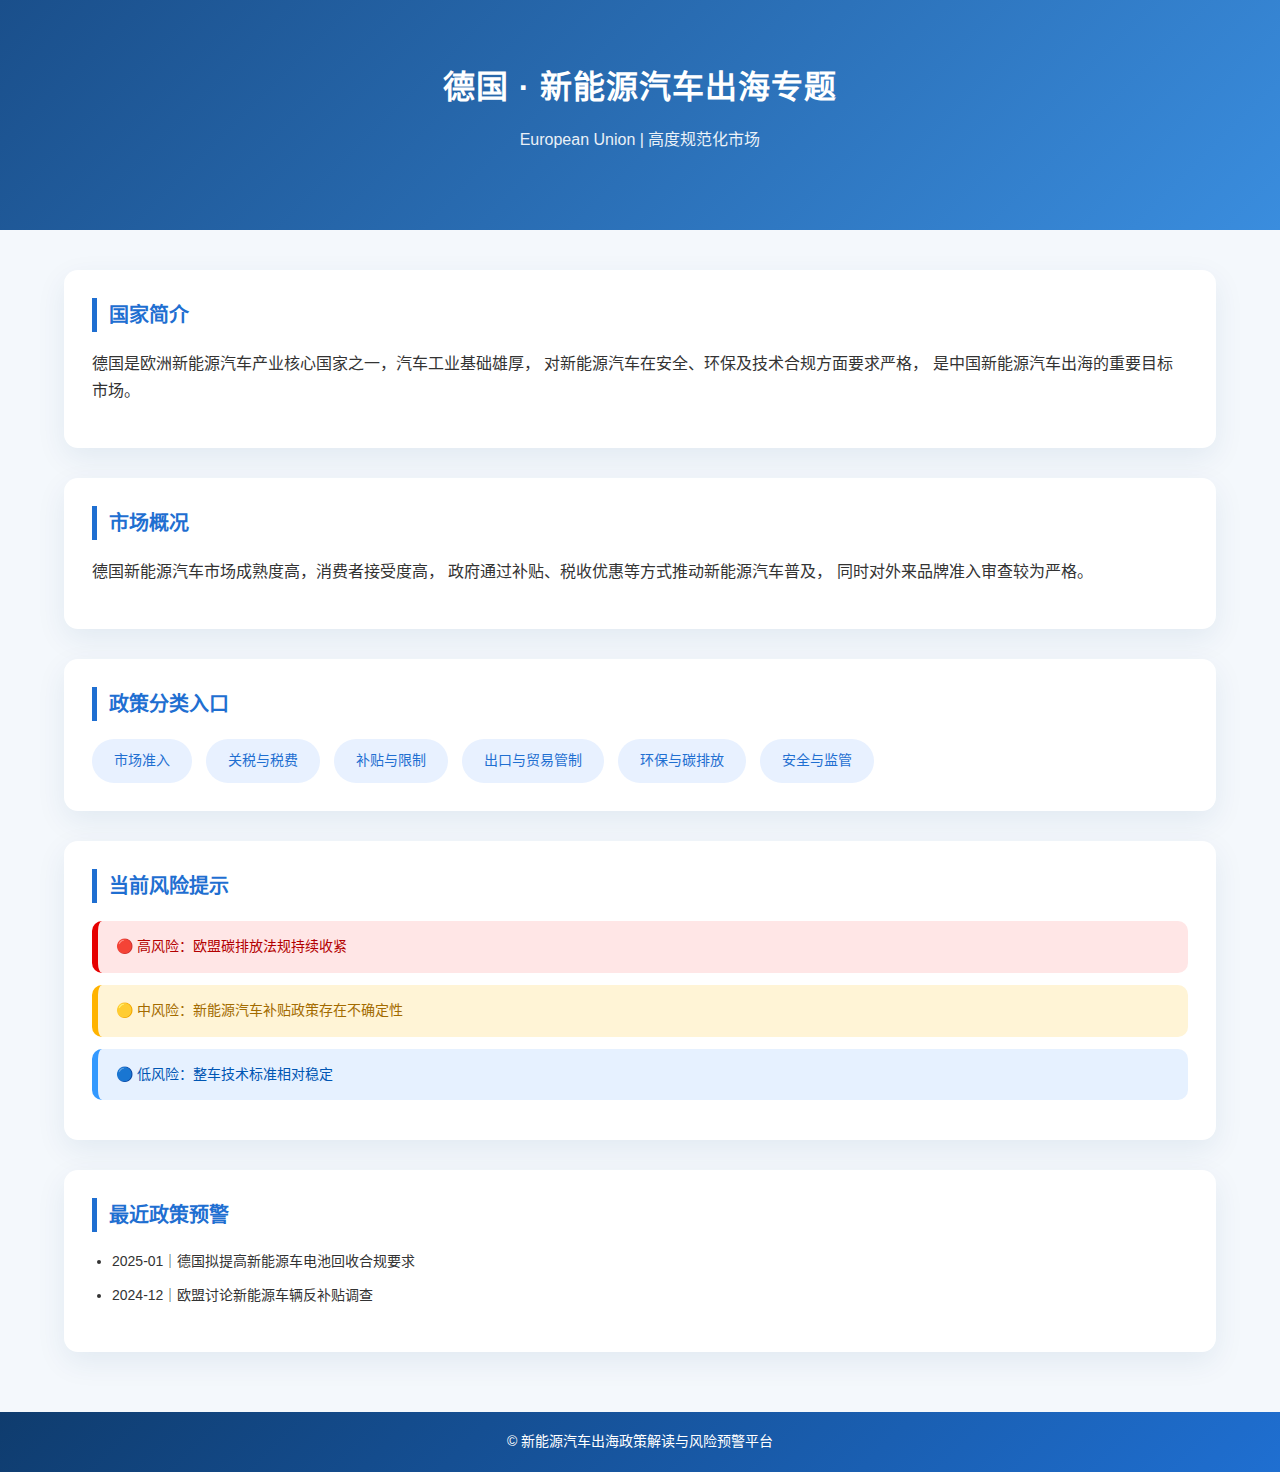
<file: brazil.html>
<!DOCTYPE html>
<html lang="zh-CN">
<head>
  <meta charset="utf-8">
  <title>德国｜国家专题</title>
  <link rel="stylesheet" href="css/style.css">
</head>
<body>

<!-- 页头 -->
<div class="header country">
  <h1>德国 · 新能源汽车出海专题</h1>
  <p>European Union | 高度规范化市场</p>
</div>

<div class="container">

  <!-- 1️⃣ 国家简介 -->
  <div class="card">
    <div class="section-title">国家简介</div>
    <p class="placeholder">
      德国是欧洲新能源汽车产业核心国家之一，汽车工业基础雄厚，
      对新能源汽车在安全、环保及技术合规方面要求严格，
      是中国新能源汽车出海的重要目标市场。
    </p>
  </div>

  <!-- 2️⃣ 市场概况 -->
  <div class="card">
    <div class="section-title">市场概况</div>
    <p class="placeholder">
      德国新能源汽车市场成熟度高，消费者接受度高，
      政府通过补贴、税收优惠等方式推动新能源汽车普及，
      同时对外来品牌准入审查较为严格。
    </p>
  </div>

  <!-- 3️⃣ 政策分类入口 -->
  <div class="card">
    <div class="section-title">政策分类入口</div>

    <div class="nav-row">
      <a class="button light" href="policy.html#market">市场准入</a>
      <a class="button light" href="policy.html#tariff">关税与税费</a>
      <a class="button light" href="policy.html#subsidy">补贴与限制</a>
      <a class="button light" href="policy.html#export">出口与贸易管制</a>
      <a class="button light" href="policy.html#carbon">环保与碳排放</a>
      <a class="button light" href="policy.html#safety">安全与监管</a>
    </div>
  </div>

  <!-- 4️⃣ 当前风险提示 -->
  <div class="card">
    <div class="section-title">当前风险提示</div>

    <div class="warn red">
      🔴 高风险：欧盟碳排放法规持续收紧
    </div>

    <div class="warn yellow">
      🟡 中风险：新能源汽车补贴政策存在不确定性
    </div>

    <div class="warn blue">
      🔵 低风险：整车技术标准相对稳定
    </div>
  </div>

  <!-- 5️⃣ 最近政策预警 -->
  <div class="card">
    <div class="section-title">最近政策预警</div>
    <ul class="news-list">
      <li>2025-01｜德国拟提高新能源车电池回收合规要求</li>
      <li>2024-12｜欧盟讨论新能源车辆反补贴调查</li>
    </ul>
  </div>

</div>

<div class="footer">
  © 新能源汽车出海政策解读与风险预警平台
</div>

</body>
</html>
</file>
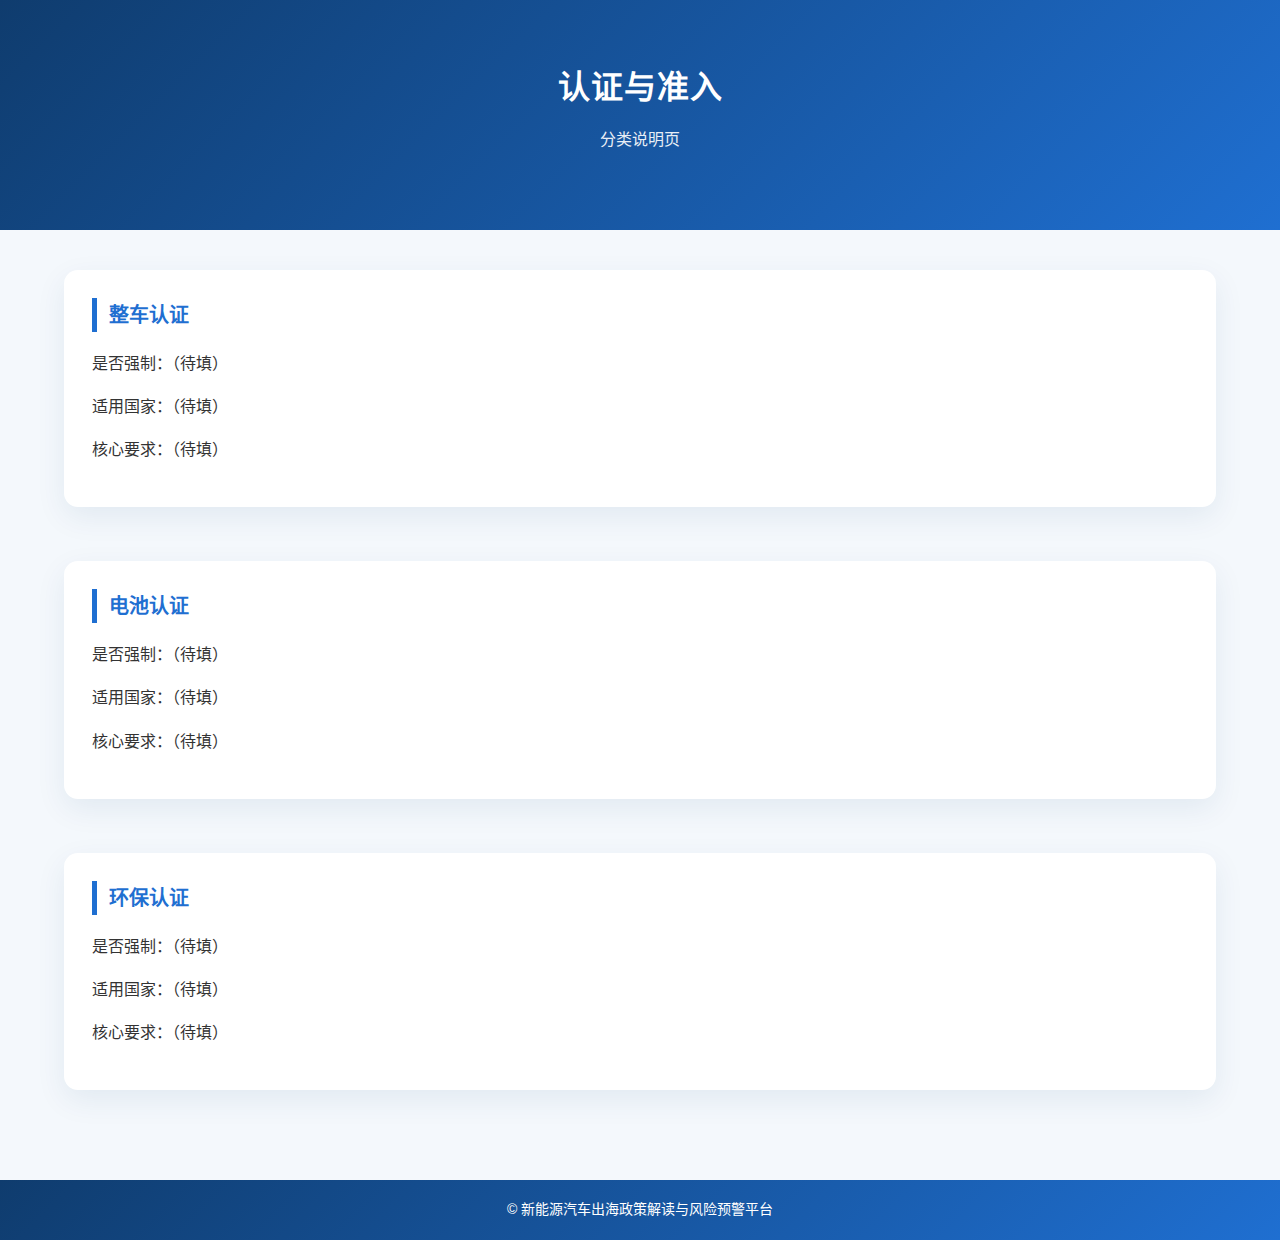
<file: certifications.html>
<!DOCTYPE html><html lang="zh-CN"><head><meta charset="utf-8"><title>认证与准入</title>
<link rel="stylesheet" href="css/style.css"></head>
<body>
<div class="header module"><h1>认证与准入</h1><p>分类说明页</p></div>
<div class="container">
  <div class="grid">
    <div class="card"><div class="section-title">整车认证</div>
      <p class="placeholder">是否强制：（待填）</p><p class="placeholder">适用国家：（待填）</p><p class="placeholder">核心要求：（待填）</p></div>
    <div class="card"><div class="section-title">电池认证</div>
      <p class="placeholder">是否强制：（待填）</p><p class="placeholder">适用国家：（待填）</p><p class="placeholder">核心要求：（待填）</p></div>
    <div class="card"><div class="section-title">环保认证</div>
      <p class="placeholder">是否强制：（待填）</p><p class="placeholder">适用国家：（待填）</p><p class="placeholder">核心要求：（待填）</p></div>
  </div>
</div>
<div class="footer">© 新能源汽车出海政策解读与风险预警平台</div>
</body></html>
</file>
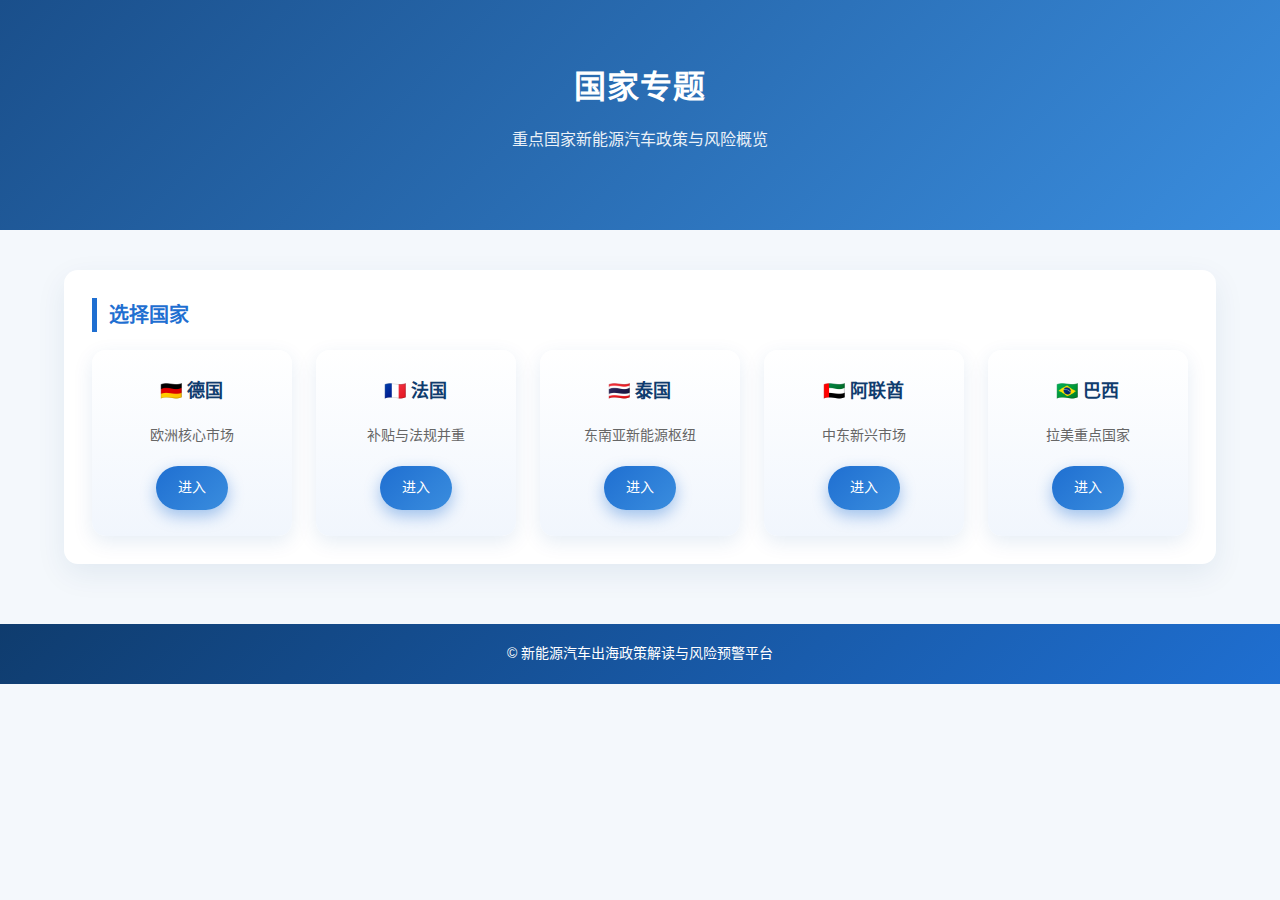
<file: countries.html>
<!DOCTYPE html>
<html lang="zh-CN">
<head>
  <meta charset="utf-8">
  <title>国家专题｜新能源汽车出海</title>
  <link rel="stylesheet" href="css/style.css">
</head>

<body>

<!-- 页头 -->
<div class="header country">
  <h1>国家专题</h1>
  <p>重点国家新能源汽车政策与风险概览</p>
</div>

<div class="container">

  <!-- 国家选择区 -->
  <div class="card">
    <div class="section-title">选择国家</div>

    <div class="grid five">

      <div class="tile">
        <h3>🇩🇪 德国</h3>
        <p>欧洲核心市场</p>
        <a class="button" href="germany.html">进入</a>
      </div>

      <div class="tile">
        <h3>🇫🇷 法国</h3>
        <p>补贴与法规并重</p>
        <a class="button" href="france.html">进入</a>
      </div>

      <div class="tile">
        <h3>🇹🇭 泰国</h3>
        <p>东南亚新能源枢纽</p>
        <a class="button" href="thailand.html">进入</a>
      </div>

      <div class="tile">
        <h3>🇦🇪 阿联酋</h3>
        <p>中东新兴市场</p>
        <a class="button" href="uae.html">进入</a>
      </div>

      <div class="tile">
        <h3>🇧🇷 巴西</h3>
        <p>拉美重点国家</p>
        <a class="button" href="brazil.html">进入</a>
      </div>

    </div>
  </div>

</div>

<div class="footer">
  © 新能源汽车出海政策解读与风险预警平台
</div>

</body>
</html>
</file>
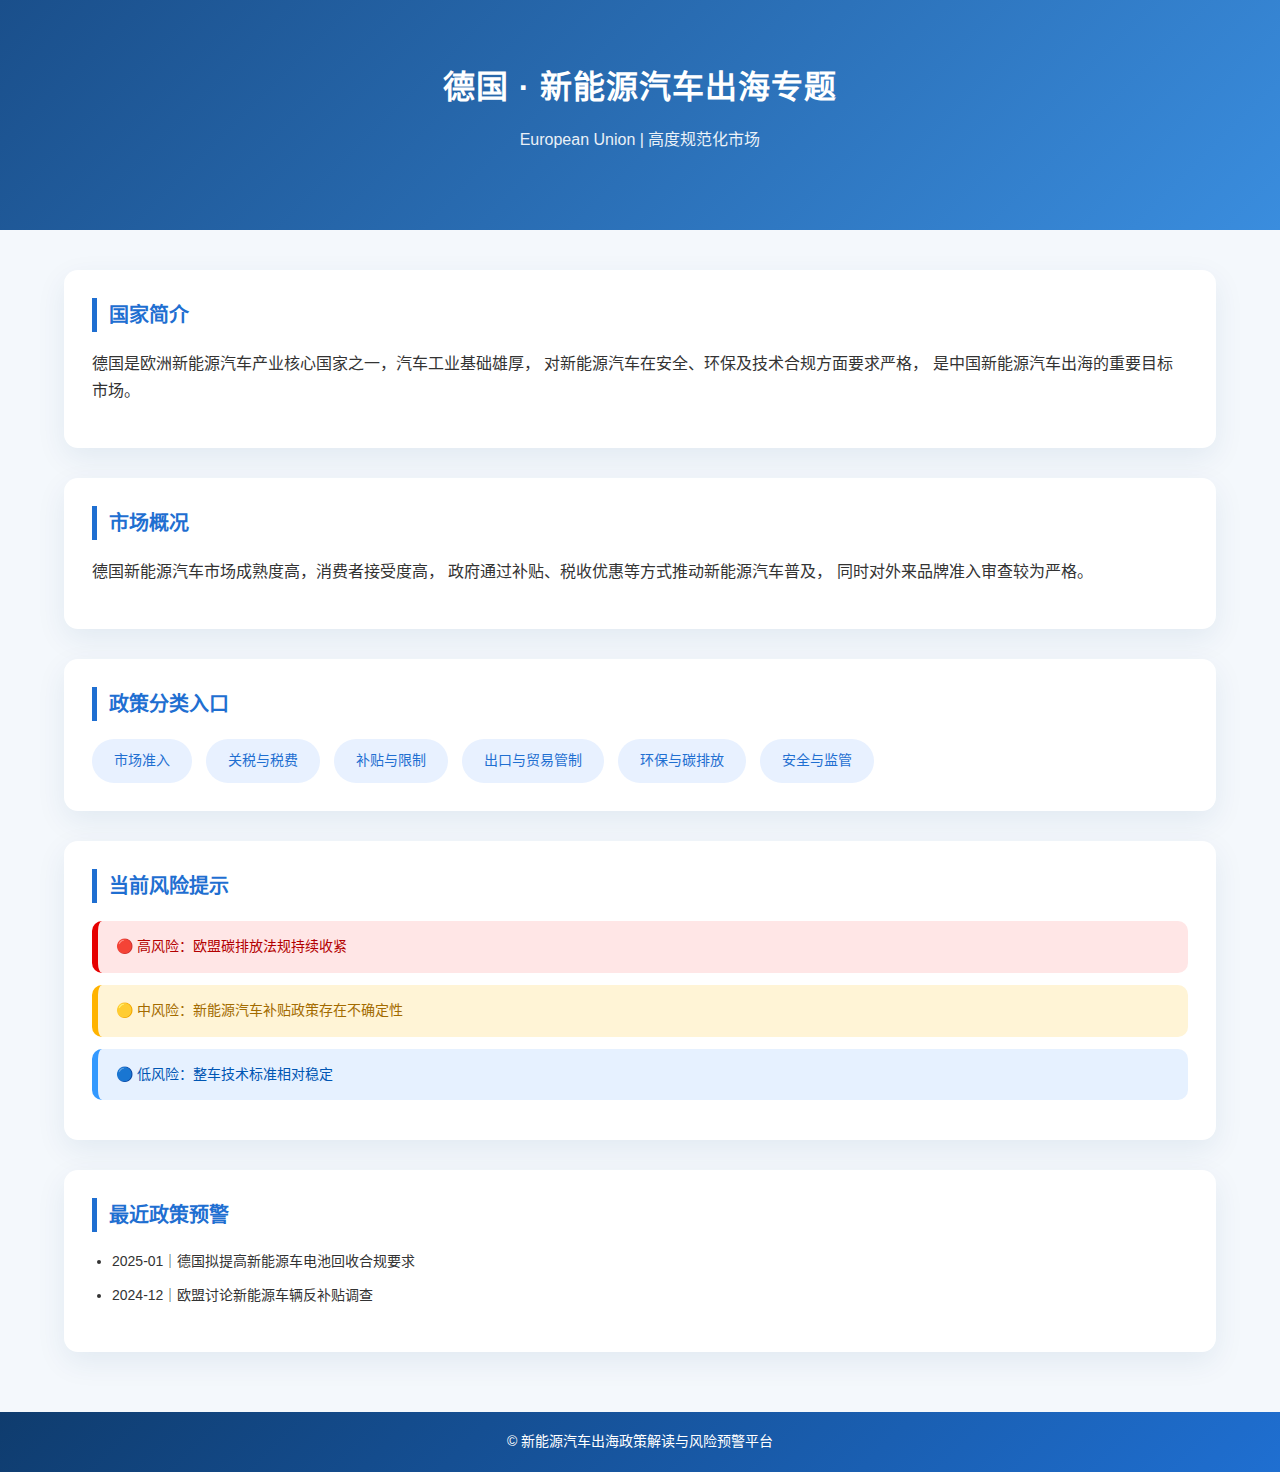
<file: germany.html>
<!DOCTYPE html>
<html lang="zh-CN">
<head>
  <meta charset="utf-8">
  <title>德国｜国家专题</title>
  <link rel="stylesheet" href="css/style.css">
</head>
<body>

<!-- 页头 -->
<div class="header country">
  <h1>德国 · 新能源汽车出海专题</h1>
  <p>European Union | 高度规范化市场</p>
</div>

<div class="container">

  <!-- 1️⃣ 国家简介 -->
  <div class="card">
    <div class="section-title">国家简介</div>
    <p class="placeholder">
      德国是欧洲新能源汽车产业核心国家之一，汽车工业基础雄厚，
      对新能源汽车在安全、环保及技术合规方面要求严格，
      是中国新能源汽车出海的重要目标市场。
    </p>
  </div>

  <!-- 2️⃣ 市场概况 -->
  <div class="card">
    <div class="section-title">市场概况</div>
    <p class="placeholder">
      德国新能源汽车市场成熟度高，消费者接受度高，
      政府通过补贴、税收优惠等方式推动新能源汽车普及，
      同时对外来品牌准入审查较为严格。
    </p>
  </div>

  <!-- 3️⃣ 政策分类入口 -->
  <div class="card">
    <div class="section-title">政策分类入口</div>

    <div class="nav-row">
      <a class="button light" href="policy.html#market">市场准入</a>
      <a class="button light" href="policy.html#tariff">关税与税费</a>
      <a class="button light" href="policy.html#subsidy">补贴与限制</a>
      <a class="button light" href="policy.html#export">出口与贸易管制</a>
      <a class="button light" href="policy.html#carbon">环保与碳排放</a>
      <a class="button light" href="policy.html#safety">安全与监管</a>
    </div>
  </div>

  <!-- 4️⃣ 当前风险提示 -->
  <div class="card">
    <div class="section-title">当前风险提示</div>

    <div class="warn red">
      🔴 高风险：欧盟碳排放法规持续收紧
    </div>

    <div class="warn yellow">
      🟡 中风险：新能源汽车补贴政策存在不确定性
    </div>

    <div class="warn blue">
      🔵 低风险：整车技术标准相对稳定
    </div>
  </div>

  <!-- 5️⃣ 最近政策预警 -->
  <div class="card">
    <div class="section-title">最近政策预警</div>
    <ul class="news-list">
      <li>2025-01｜德国拟提高新能源车电池回收合规要求</li>
      <li>2024-12｜欧盟讨论新能源车辆反补贴调查</li>
    </ul>
  </div>

</div>

<div class="footer">
  © 新能源汽车出海政策解读与风险预警平台
</div>

</body>
</html>
</file>
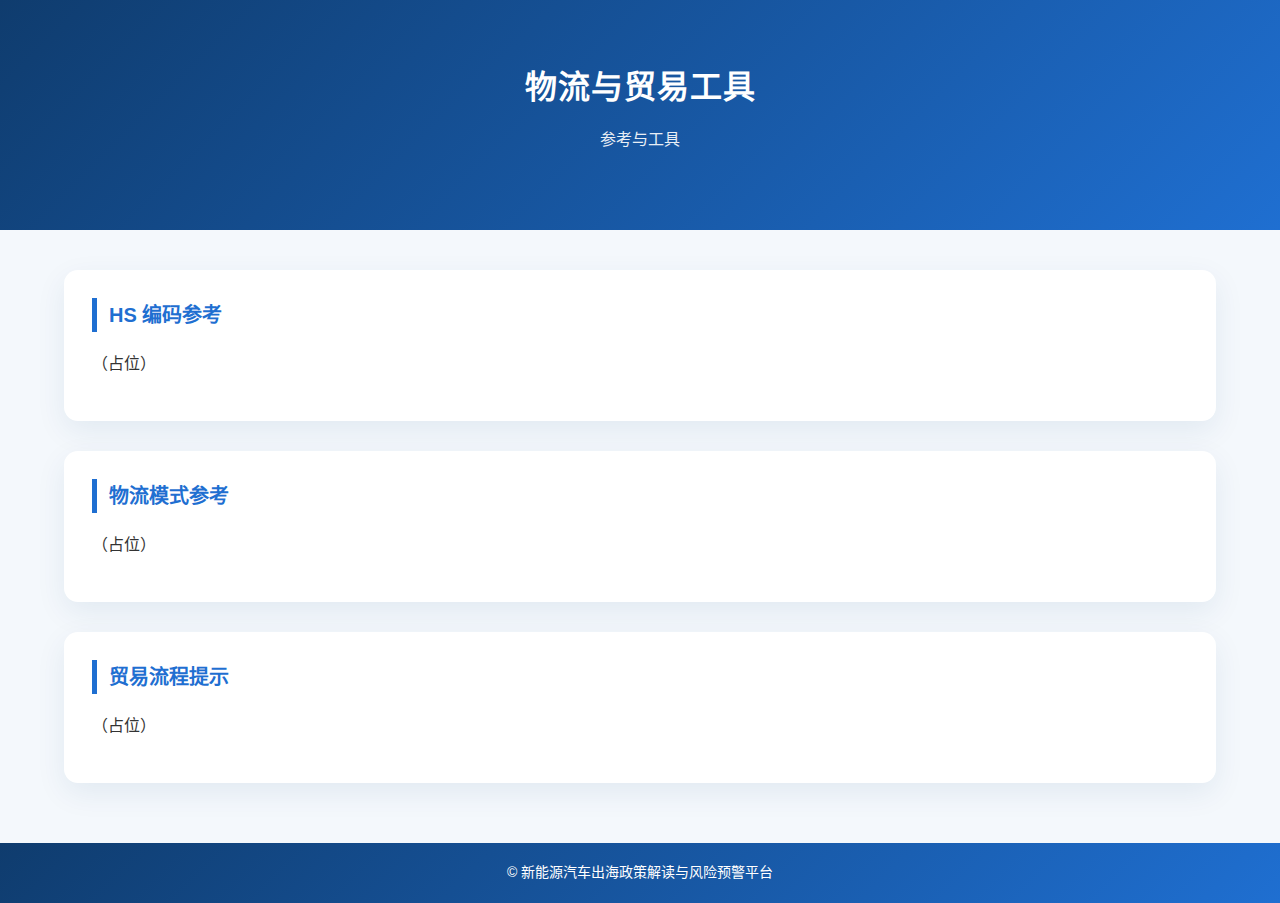
<file: logistics.html>
<!DOCTYPE html><html lang="zh-CN"><head><meta charset="utf-8"><title>物流与贸易工具</title>
<link rel="stylesheet" href="css/style.css"></head>
<body>
<div class="header module"><h1>物流与贸易工具</h1><p>参考与工具</p></div>
<div class="container">
  <div class="card"><div class="section-title">HS 编码参考</div><p class="placeholder">（占位）</p></div>
  <div class="card"><div class="section-title">物流模式参考</div><p class="placeholder">（占位）</p></div>
  <div class="card"><div class="section-title">贸易流程提示</div><p class="placeholder">（占位）</p></div>
</div>
<div class="footer">© 新能源汽车出海政策解读与风险预警平台</div>
</body></html>
</file>
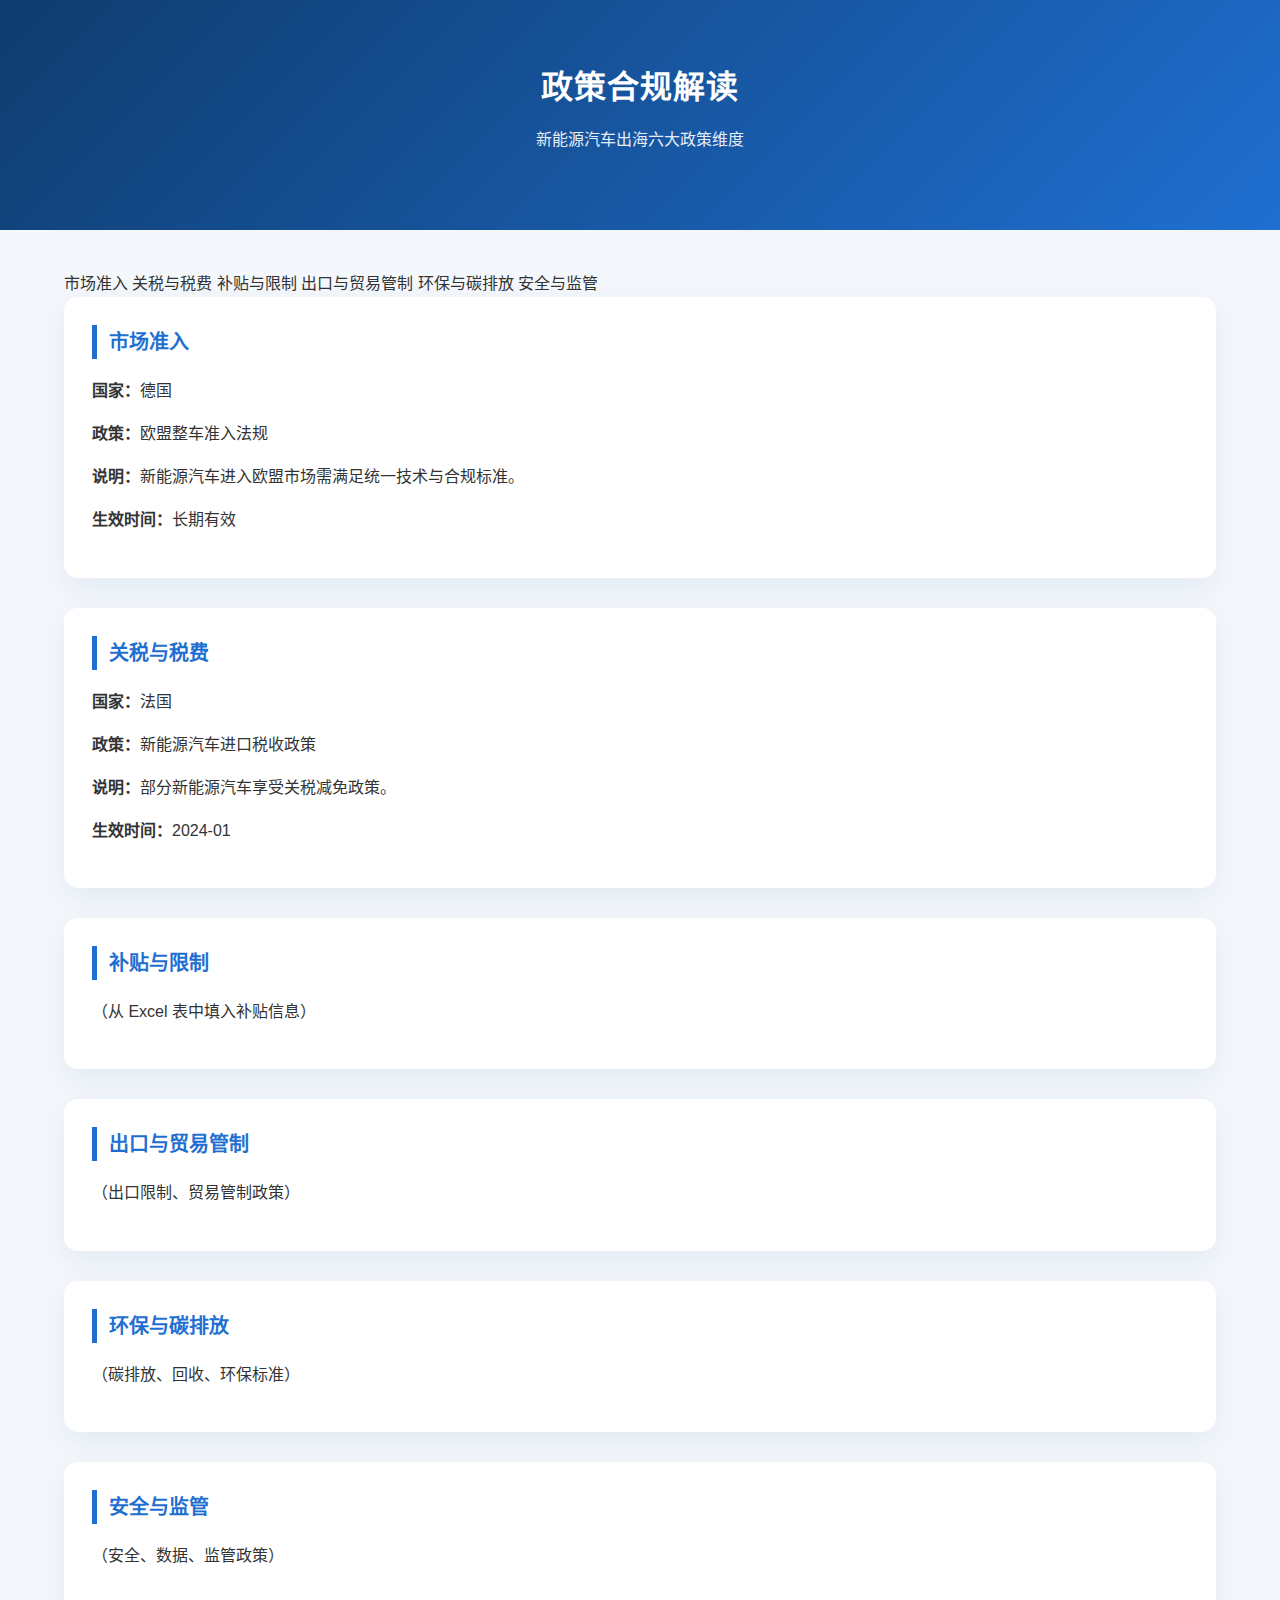
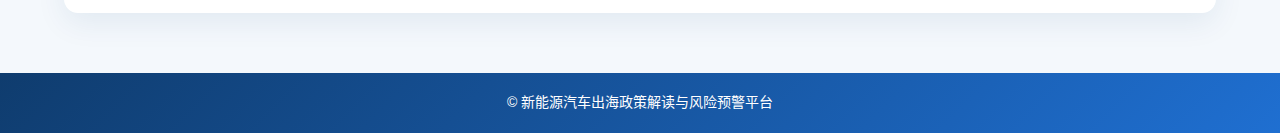
<file: policy.html>
<!DOCTYPE html>
<html lang="zh-CN">
<head>
  <meta charset="utf-8">
  <title>政策合规解读</title>
  <link rel="stylesheet" href="css/style.css">
</head>
<body>

<div class="header">
  <h1>政策合规解读</h1>
  <p>新能源汽车出海六大政策维度</p>
</div>

<div class="container policy-layout">

  <!-- 左侧分类导航 -->
  <div class="policy-nav">
    <a href="#market">市场准入</a>
    <a href="#tariff">关税与税费</a>
    <a href="#subsidy">补贴与限制</a>
    <a href="#export">出口与贸易管制</a>
    <a href="#carbon">环保与碳排放</a>
    <a href="#safety">安全与监管</a>
  </div>

  <!-- 右侧内容 -->
  <div class="policy-content">

    <div class="card" id="market">
      <div class="section-title">市场准入</div>
      <p><strong>国家：</strong>德国</p>
      <p><strong>政策：</strong>欧盟整车准入法规</p>
      <p><strong>说明：</strong>新能源汽车进入欧盟市场需满足统一技术与合规标准。</p>
      <p><strong>生效时间：</strong>长期有效</p>
    </div>

    <div class="card" id="tariff">
      <div class="section-title">关税与税费</div>
      <p><strong>国家：</strong>法国</p>
      <p><strong>政策：</strong>新能源汽车进口税收政策</p>
      <p><strong>说明：</strong>部分新能源汽车享受关税减免政策。</p>
      <p><strong>生效时间：</strong>2024-01</p>
    </div>

    <div class="card" id="subsidy">
      <div class="section-title">补贴与限制</div>
      <p class="placeholder">（从 Excel 表中填入补贴信息）</p>
    </div>

    <div class="card" id="export">
      <div class="section-title">出口与贸易管制</div>
      <p class="placeholder">（出口限制、贸易管制政策）</p>
    </div>

    <div class="card" id="carbon">
      <div class="section-title">环保与碳排放</div>
      <p class="placeholder">（碳排放、回收、环保标准）</p>
    </div>

    <div class="card" id="safety">
      <div class="section-title">安全与监管</div>
      <p class="placeholder">（安全、数据、监管政策）</p>
    </div>

  </div>
</div>

<div class="footer">© 新能源汽车出海政策解读与风险预警平台</div>

</body>
</html>
</file>
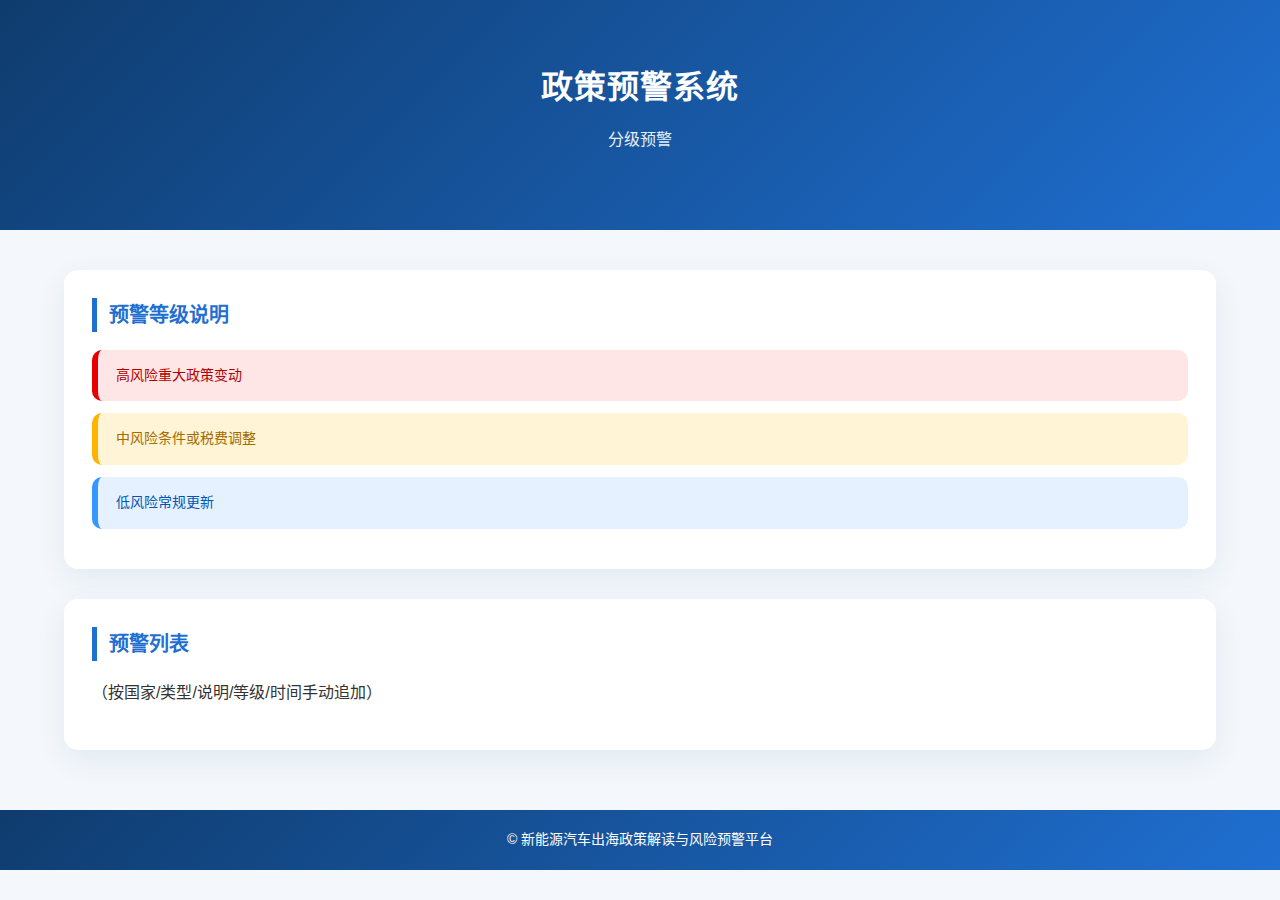
<file: warnings.html>
<!DOCTYPE html><html lang="zh-CN"><head><meta charset="utf-8"><title>政策预警系统</title>
<link rel="stylesheet" href="css/style.css"></head>
<body>
<div class="header module"><h1>政策预警系统</h1><p>分级预警</p></div>
<div class="container">
  <div class="card"><div class="section-title">预警等级说明</div>
    <div class="warn red"><span class="tag">高风险</span><span>重大政策变动</span></div>
    <div class="warn yellow"><span class="tag">中风险</span><span>条件或税费调整</span></div>
    <div class="warn blue"><span class="tag">低风险</span><span>常规更新</span></div>
  </div>
  <div class="card"><div class="section-title">预警列表</div>
    <p class="placeholder">（按国家/类型/说明/等级/时间手动追加）</p>
  </div>
</div>
<div class="footer">© 新能源汽车出海政策解读与风险预警平台</div>
</body></html>
</file>
<file: css/style.css>
/* ===== 全局基础 ===== */
* {
  box-sizing: border-box;
}

body {
  margin: 0;
  font-family: "Microsoft YaHei", "PingFang SC", Arial, sans-serif;
  background: #f4f8fc;
  color: #333;
  line-height: 1.7;
}

a {
  text-decoration: none;
  color: inherit;
}

/* ===== 页头 Header ===== */
.header {
  padding: 60px 20px;
  text-align: center;
  color: #fff;
  background: linear-gradient(135deg, #0f3c6e, #1f6fd1);
}

.header.home {
  padding: 80px 20px;
}

.header.country {
  background: linear-gradient(135deg, #1a4f8b, #3a8dde);
}

.header h1 {
  margin: 0;
  font-size: 32px;
  letter-spacing: 1px;
}

.header p {
  margin-top: 12px;
  font-size: 16px;
  opacity: 0.9;
}

/* ===== 容器 ===== */
.container {
  width: 90%;
  max-width: 1200px;
  margin: 40px auto;
}

/* ===== 卡片 Card ===== */
.card {
  background: #fff;
  border-radius: 14px;
  padding: 28px;
  margin-bottom: 30px;
  box-shadow: 0 10px 30px rgba(0, 60, 120, 0.08);
}

.section-title {
  font-size: 20px;
  font-weight: 600;
  color: #1f6fd1;
  margin-bottom: 18px;
  border-left: 5px solid #1f6fd1;
  padding-left: 12px;
}

/* ===== 网格布局 ===== */
.grid {
  display: grid;
  gap: 24px;
}

.grid.five {
  grid-template-columns: repeat(auto-fit, minmax(200px, 1fr));
}

/* ===== 模块 Tile ===== */
.tile {
  background: linear-gradient(180deg, #ffffff, #f1f6fd);
  border-radius: 14px;
  padding: 26px 20px;
  text-align: center;
  box-shadow: 0 6px 20px rgba(0, 80, 160, 0.1);
  transition: transform 0.3s ease, box-shadow 0.3s ease;
}

.tile:hover {
  transform: translateY(-6px);
  box-shadow: 0 16px 36px rgba(0, 80, 160, 0.2);
}

.tile h3 {
  margin-top: 0;
  font-size: 18px;
  color: #0f3c6e;
}

.tile p {
  font-size: 14px;
  color: #666;
  margin: 12px 0 18px;
}

/* ===== 按钮 Button ===== */
.button {
  display: inline-block;
  padding: 10px 22px;
  border-radius: 22px;
  font-size: 14px;
  font-weight: 500;
  background: linear-gradient(135deg, #1f6fd1, #3a8dde);
  color: #fff;
  box-shadow: 0 6px 16px rgba(31, 111, 209, 0.4);
  transition: all 0.25s ease;
}

.button:hover {
  transform: translateY(-2px);
  box-shadow: 0 10px 22px rgba(31, 111, 209, 0.6);
}

.button.light {
  background: #e8f1ff;
  color: #1f6fd1;
  box-shadow: none;
}

.button.light:hover {
  background: #d6e6ff;
}

/* ===== 国家页按钮排列 ===== */
.nav-row {
  display: flex;
  flex-wrap: wrap;
  gap: 14px;
}

/* ===== 风险提示 ===== */
.warn {
  padding: 14px 18px;
  border-radius: 10px;
  margin-bottom: 12px;
  font-size: 14px;
}

.warn.red {
  background: #ffe6e6;
  color: #b30000;
  border-left: 6px solid #e60000;
}

.warn.yellow {
  background: #fff4d6;
  color: #a36b00;
  border-left: 6px solid #ffb300;
}

.warn.blue {
  background: #e6f1ff;
  color: #0056b3;
  border-left: 6px solid #3399ff;
}

/* ===== 列表 ===== */
.news-list {
  padding-left: 20px;
}

.news-list li {
  margin-bottom: 10px;
  font-size: 14px;
}

/* ===== 轮播图占位 ===== */
.carousel {
  border-radius: 14px;
  overflow: hidden;
  margin-top: 10px;
}

.carousel img {
  width: 100%;
  display: block;
}

/* ===== 页脚 ===== */
.footer {
  background: linear-gradient(135deg, #0f3c6e, #1f6fd1);
  color: #fff;
  text-align: center;
  padding: 18px 10px;
  font-size: 14px;
  margin-top: 60px;
}

/* 首页轮播布局 */
.focus-layout {
  display: flex;
  gap: 30px;
  margin-top: 20px;
}

/* 轮播图只占一半 */
.carousel {
  width: 50%;
  height: 260px;           /* ✅ 控制高度，不再巨大 */
  border-radius: 14px;
  overflow: hidden;
  background: #eef4fb;
  box-shadow: 0 8px 22px rgba(0, 0, 0, 0.08);
}

/* 图片自适应，不闪 */
.carousel img {
  width: 100%;
  height: 100%;
  object-fit: cover;
  display: block;
}



/* 右侧预留区域 */
.hot-links {
  width: 50%;
  padding: 20px;
  color: #666;
  background: #f7fbff;
  border-radius: 14px;
}

/* ===== 企业订阅模块（右上角） ===== */
.subscribe-box {
  position: absolute;
  top: 24px;
  right: 40px;
  display: flex;
  align-items: center;
  gap: 10px;
  background: rgba(255, 255, 255, 0.15);
  padding: 10px 14px;
  border-radius: 12px;
  backdrop-filter: blur(6px);
}

.subscribe-title {
  color: #fff;
  font-size: 14px;
  font-weight: 600;
}

.subscribe-box input {
  border: none;
  outline: none;
  padding: 6px 10px;
  border-radius: 6px;
  font-size: 13px;
  width: 140px;
}

.subscribe-box button {
  background: #ffffff;
  color: #1e5fa3;
  border: none;
  padding: 6px 12px;
  border-radius: 6px;
  font-size: 13px;
  cursor: pointer;
  transition: all 0.2s ease;
}

.subscribe-box button:hover {
  background: #e6f0ff;
}

/* 防止 header 被遮挡 */
.header.home {
  position: relative;
}

/* ===== 订阅成功弹窗 ===== */
.subscribe-modal {
  position: fixed;
  top: 0;
  left: 0;
  width: 100%;
  height: 100%;
  background: rgba(0, 0, 0, 0.45);
  display: none;
  align-items: center;
  justify-content: center;
  z-index: 999;
}

.modal-content {
  background: #fff;
  padding: 32px 36px;
  border-radius: 16px;
  text-align: center;
  width: 360px;
  box-shadow: 0 20px 40px rgba(0, 0, 0, 0.2);
}

.modal-content h3 {
  margin-bottom: 12px;
  color: #1e5fa3;
}

.modal-content p {
  font-size: 14px;
  color: #555;
  line-height: 1.6;
}

.modal-content button {
  margin-top: 20px;
  padding: 8px 20px;
  background: #1e5fa3;
  color: #fff;
  border: none;
  border-radius: 8px;
  cursor: pointer;
}

.modal-content button:hover {
  background: #174b85;
}
</file>
